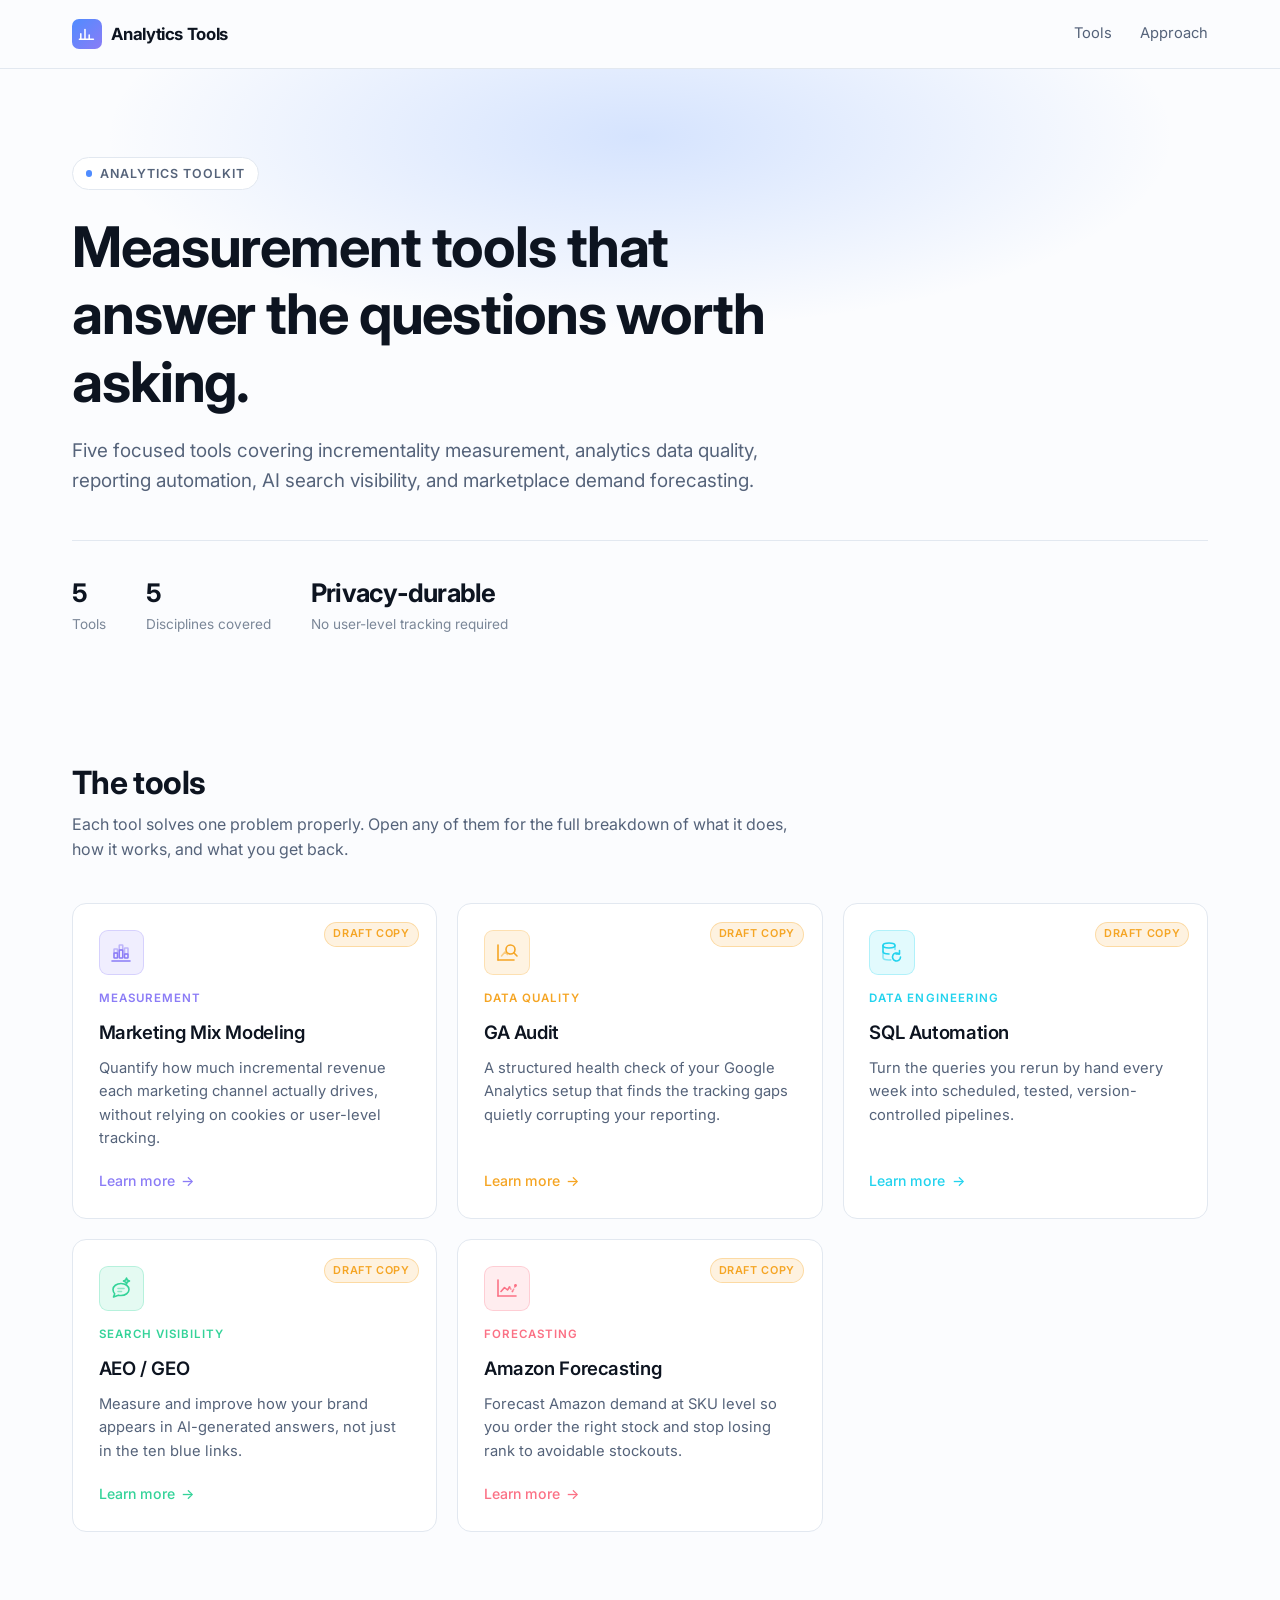
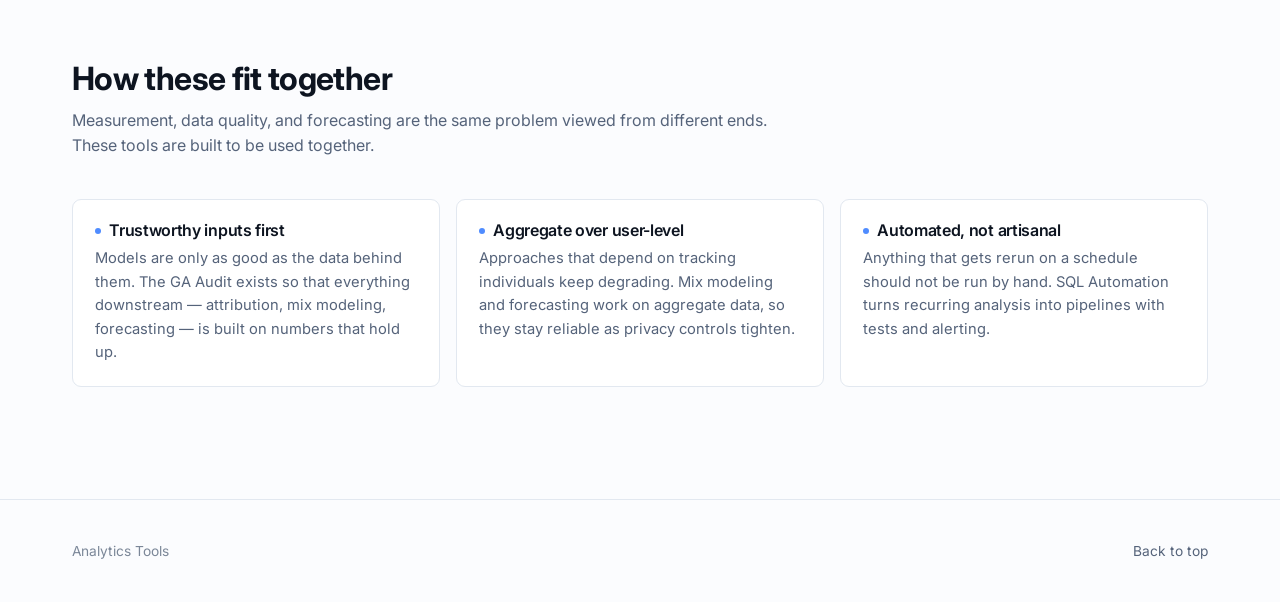
<file: analytics-tools/index.html>
<!DOCTYPE html>
<html lang="en">
  <head>
    <meta charset="UTF-8" />
    <meta name="viewport" content="width=device-width, initial-scale=1.0" />
    <title>Analytics Tools</title>
    <meta
      name="description"
      content="Marketing and data analytics tools: Marketing Mix Modeling, GA Audit, SQL Automation, AEO/GEO, and Amazon Forecasting."
    />
    <link
      rel="icon"
      href="data:image/svg+xml,<svg xmlns=%22http://www.w3.org/2000/svg%22 viewBox=%220 0 100 100%22><text y=%22.9em%22 font-size=%2290%22>📊</text></svg>"
    />
    <link rel="stylesheet" href="css/style.css" />
  </head>
  <body>
    <header class="site-header">
      <div class="container">
        <a class="brand" href="index.html">
          <span class="brand-mark">
            <svg
              viewBox="0 0 24 24"
              fill="none"
              stroke="currentColor"
              stroke-width="2.2"
              stroke-linecap="round"
              stroke-linejoin="round"
              aria-hidden="true"
            >
              <path d="M4 19V11" />
              <path d="M10 19V5" />
              <path d="M16 19v-6" />
              <path d="M22 19H2" />
            </svg>
          </span>
          Analytics Tools
        </a>
        <nav class="site-nav">
          <a href="#tools">Tools</a>
          <a href="#approach" class="nav-hide-sm">Approach</a>
        </nav>
      </div>
    </header>

    <main>
      <section class="hero">
        <div class="container">
          <span class="eyebrow"><span class="dot"></span>Analytics Toolkit</span>
          <h1>Measurement tools that answer the questions worth asking.</h1>
          <p class="lede">
            Five focused tools covering incrementality measurement, analytics
            data quality, reporting automation, AI search visibility, and
            marketplace demand forecasting.
          </p>

          <div class="hero-stats">
            <div class="hero-stat">
              <div class="value" id="stat-count">5</div>
              <div class="label">Tools</div>
            </div>
            <div class="hero-stat">
              <div class="value" id="stat-categories">5</div>
              <div class="label">Disciplines covered</div>
            </div>
            <div class="hero-stat">
              <div class="value">Privacy-durable</div>
              <div class="label">No user-level tracking required</div>
            </div>
          </div>
        </div>
      </section>

      <section class="section" id="tools">
        <div class="container">
          <div class="section-head">
            <h2>The tools</h2>
            <p>
              Each tool solves one problem properly. Open any of them for the
              full breakdown of what it does, how it works, and what you get
              back.
            </p>
          </div>
          <div class="tool-grid" id="tool-grid"></div>
        </div>
      </section>

      <section class="section" id="approach">
        <div class="container">
          <div class="section-head">
            <h2>How these fit together</h2>
            <p>
              Measurement, data quality, and forecasting are the same problem
              viewed from different ends. These tools are built to be used
              together.
            </p>
          </div>
          <div class="detail-grid">
            <div class="capability">
              <h3>Trustworthy inputs first</h3>
              <p>
                Models are only as good as the data behind them. The GA Audit
                exists so that everything downstream — attribution, mix
                modeling, forecasting — is built on numbers that hold up.
              </p>
            </div>
            <div class="capability">
              <h3>Aggregate over user-level</h3>
              <p>
                Approaches that depend on tracking individuals keep degrading.
                Mix modeling and forecasting work on aggregate data, so they
                stay reliable as privacy controls tighten.
              </p>
            </div>
            <div class="capability">
              <h3>Automated, not artisanal</h3>
              <p>
                Anything that gets rerun on a schedule should not be run by
                hand. SQL Automation turns recurring analysis into pipelines
                with tests and alerting.
              </p>
            </div>
          </div>
        </div>
      </section>
    </main>

    <footer class="site-footer">
      <div class="container">
        <span>Analytics Tools</span>
        <a href="#tools">Back to top</a>
      </div>
    </footer>

    <script src="js/tools-data.js"></script>
    <script src="js/icons.js"></script>
    <script src="js/main.js"></script>
  </body>
</html>
</file>
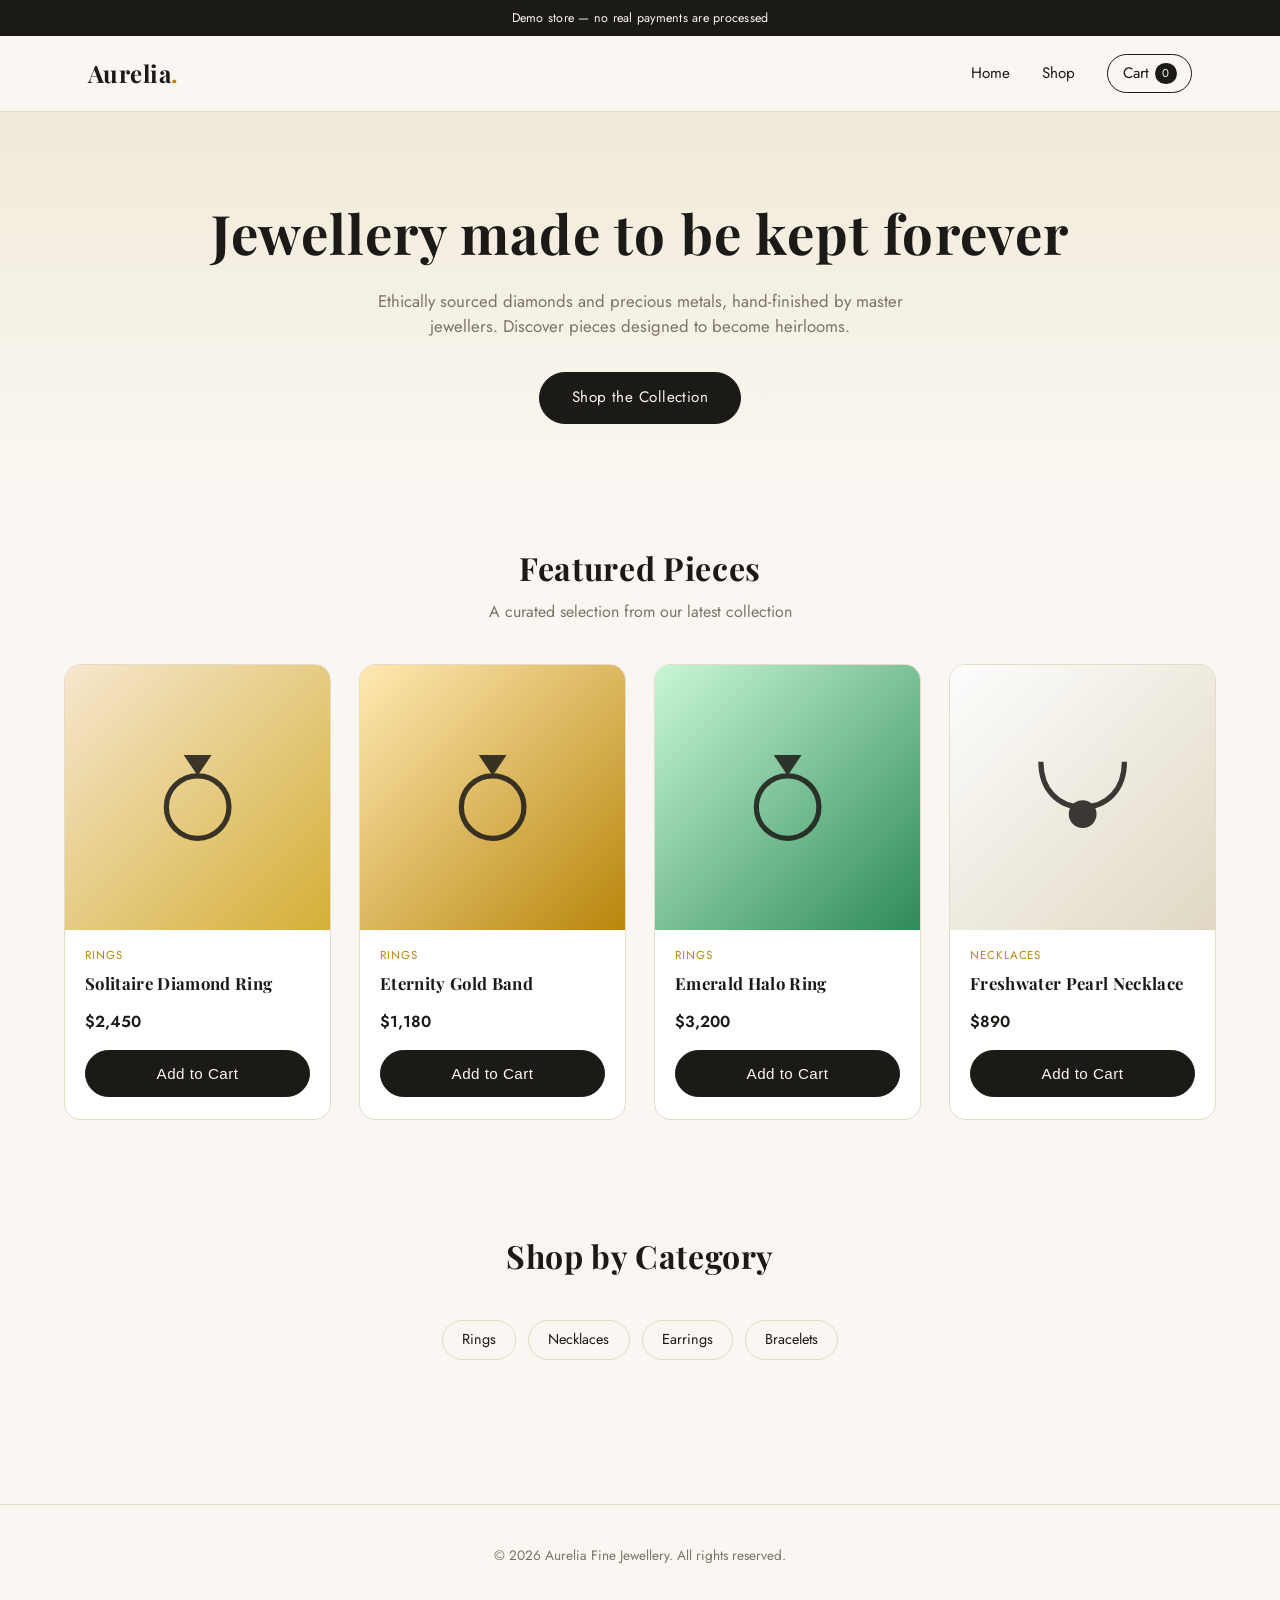
<file: jewellery-store/index.html>
<!DOCTYPE html>
<html lang="en">
  <head>
    <meta charset="UTF-8" />
    <meta name="viewport" content="width=device-width, initial-scale=1.0" />
    <title>Aurelia &mdash; Fine Jewellery</title>
    <link rel="icon" href="data:image/svg+xml,<svg xmlns=%22http://www.w3.org/2000/svg%22 viewBox=%220 0 100 100%22><text y=%22.9em%22 font-size=%2290%22>💍</text></svg>" />
    <link rel="stylesheet" href="css/style.css" />
  </head>
  <body>
    <div class="disclaimer">
      Demo store &mdash; no real payments are processed
    </div>

    <header class="site-header">
      <div class="container">
        <a class="brand" href="index.html">Aurelia<span>.</span></a>
        <nav class="nav">
          <a href="index.html">Home</a>
          <a href="shop.html">Shop</a>
          <a href="cart.html" class="cart-link">
            Cart <span class="cart-count" data-cart-count>0</span>
          </a>
        </nav>
      </div>
    </header>

    <section class="hero">
      <div class="container">
        <h1>Jewellery made to be kept forever</h1>
        <p>
          Ethically sourced diamonds and precious metals, hand-finished by
          master jewellers. Discover pieces designed to become heirlooms.
        </p>
        <a class="btn" href="shop.html">Shop the Collection</a>
      </div>
    </section>

    <section class="section container">
      <div class="section-heading">
        <h2>Featured Pieces</h2>
        <p>A curated selection from our latest collection</p>
      </div>
      <div class="grid" id="featured-grid"></div>
    </section>

    <section class="section container">
      <div class="section-heading">
        <h2>Shop by Category</h2>
      </div>
      <div class="categories" id="category-links"></div>
    </section>

    <footer class="site-footer">
      <div class="container">
        &copy; 2026 Aurelia Fine Jewellery. All rights reserved.
      </div>
    </footer>

    <script src="js/products.js"></script>
    <script src="js/icons.js"></script>
    <script src="js/cart.js"></script>
    <script src="js/card.js"></script>
    <script src="js/main.js"></script>
  </body>
</html>
</file>
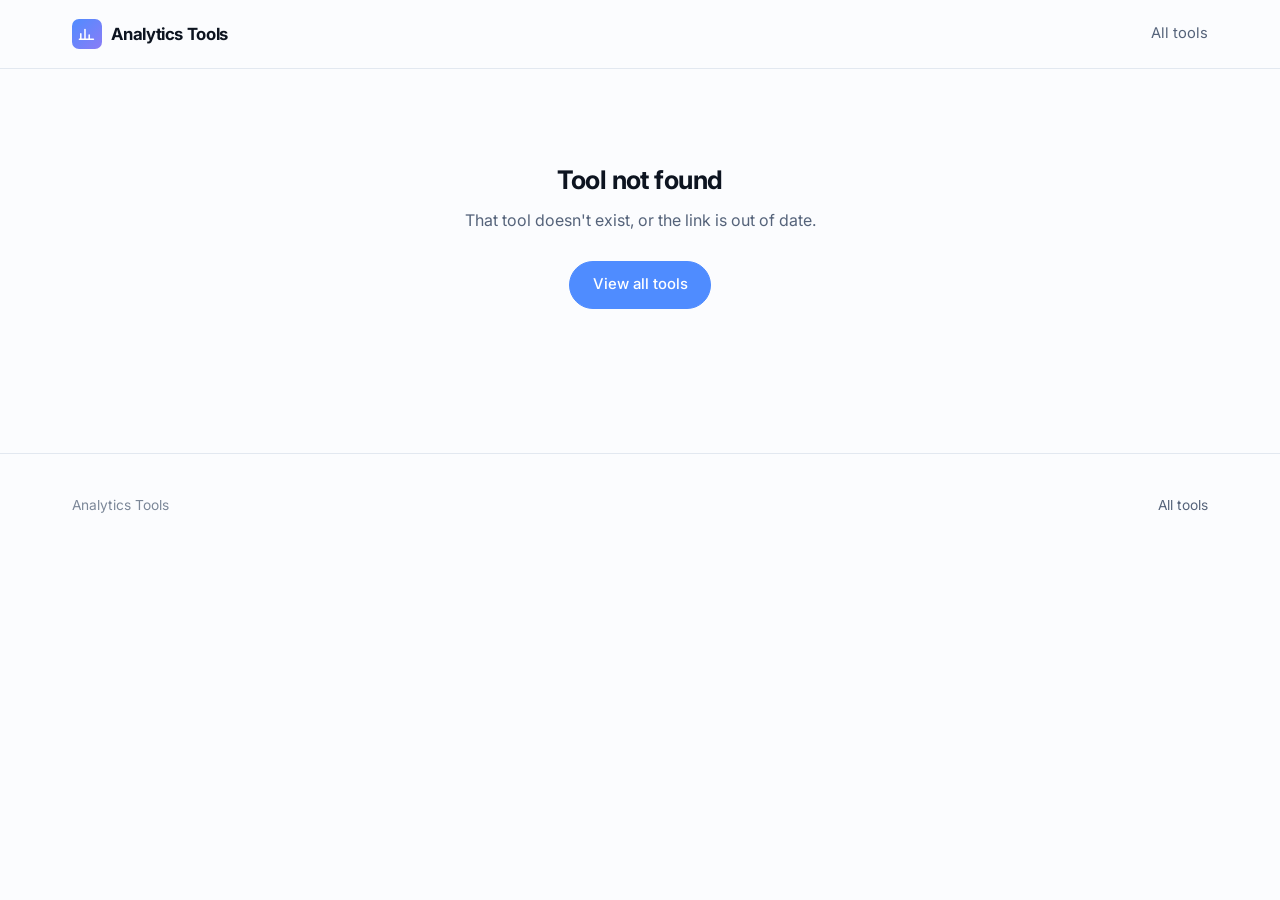
<file: analytics-tools/tool.html>
<!DOCTYPE html>
<html lang="en">
  <head>
    <meta charset="UTF-8" />
    <meta name="viewport" content="width=device-width, initial-scale=1.0" />
    <title>Analytics Tools</title>
    <link
      rel="icon"
      href="data:image/svg+xml,<svg xmlns=%22http://www.w3.org/2000/svg%22 viewBox=%220 0 100 100%22><text y=%22.9em%22 font-size=%2290%22>📊</text></svg>"
    />
    <link rel="stylesheet" href="css/style.css" />
  </head>
  <body>
    <header class="site-header">
      <div class="container">
        <a class="brand" href="index.html">
          <span class="brand-mark">
            <svg
              viewBox="0 0 24 24"
              fill="none"
              stroke="currentColor"
              stroke-width="2.2"
              stroke-linecap="round"
              stroke-linejoin="round"
              aria-hidden="true"
            >
              <path d="M4 19V11" />
              <path d="M10 19V5" />
              <path d="M16 19v-6" />
              <path d="M22 19H2" />
            </svg>
          </span>
          Analytics Tools
        </a>
        <nav class="site-nav">
          <a href="index.html#tools">All tools</a>
        </nav>
      </div>
    </header>

    <main id="tool-content"></main>

    <footer class="site-footer">
      <div class="container">
        <span>Analytics Tools</span>
        <a href="index.html#tools">All tools</a>
      </div>
    </footer>

    <script src="js/tools-data.js"></script>
    <script src="js/icons.js"></script>
    <script src="js/tool-page.js"></script>
  </body>
</html>
</file>
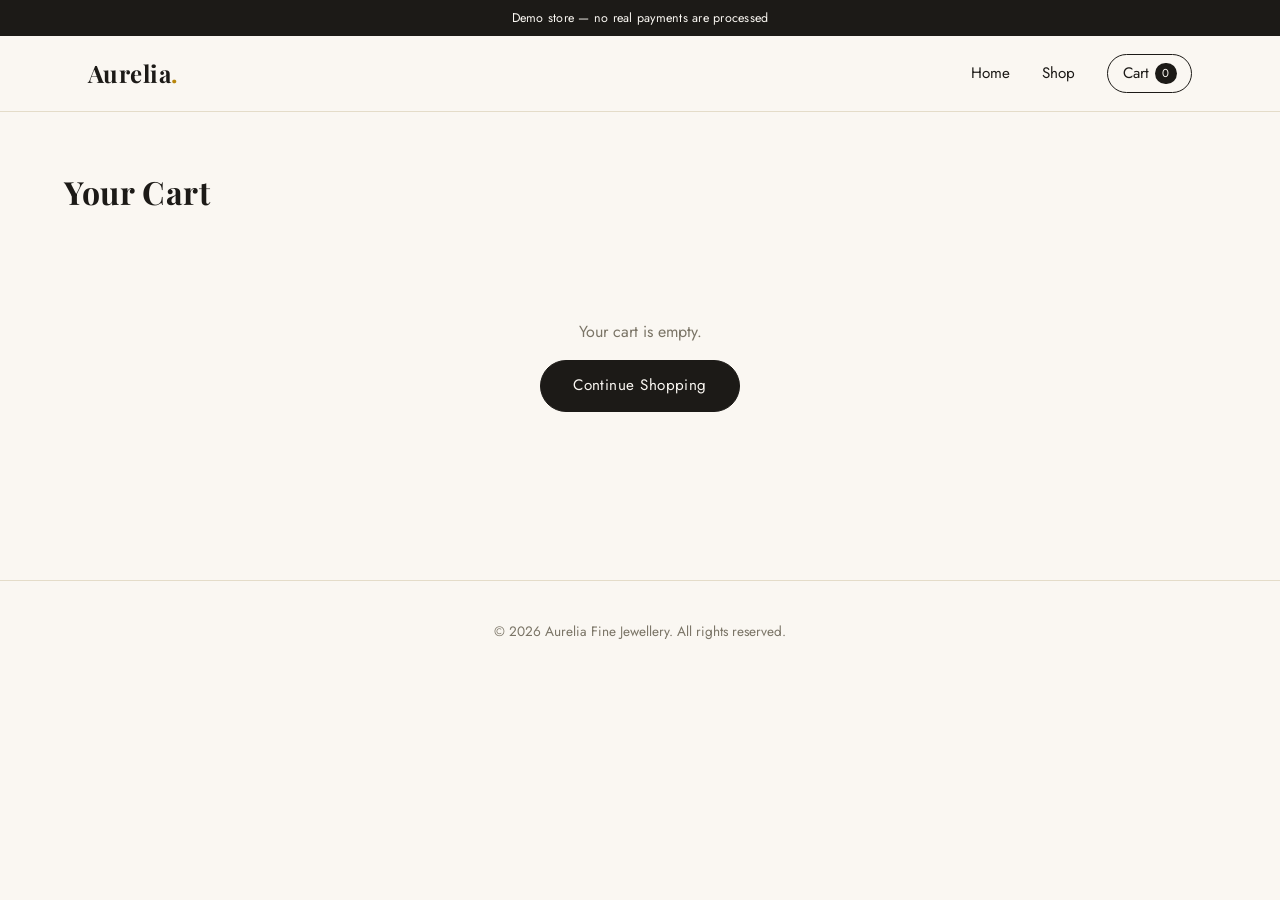
<file: jewellery-store/cart.html>
<!DOCTYPE html>
<html lang="en">
  <head>
    <meta charset="UTF-8" />
    <meta name="viewport" content="width=device-width, initial-scale=1.0" />
    <title>Your Cart &mdash; Aurelia</title>
    <link rel="icon" href="data:image/svg+xml,<svg xmlns=%22http://www.w3.org/2000/svg%22 viewBox=%220 0 100 100%22><text y=%22.9em%22 font-size=%2290%22>💍</text></svg>" />
    <link rel="stylesheet" href="css/style.css" />
  </head>
  <body>
    <div class="disclaimer">
      Demo store &mdash; no real payments are processed
    </div>

    <header class="site-header">
      <div class="container">
        <a class="brand" href="index.html">Aurelia<span>.</span></a>
        <nav class="nav">
          <a href="index.html">Home</a>
          <a href="shop.html">Shop</a>
          <a href="cart.html" class="cart-link">
            Cart <span class="cart-count" data-cart-count>0</span>
          </a>
        </nav>
      </div>
    </header>

    <section class="section container">
      <div class="section-heading" style="text-align:left; margin-bottom:1.5rem;">
        <h2>Your Cart</h2>
      </div>
      <div id="cart-content"></div>
    </section>

    <footer class="site-footer">
      <div class="container">
        &copy; 2026 Aurelia Fine Jewellery. All rights reserved.
      </div>
    </footer>

    <script src="js/products.js"></script>
    <script src="js/icons.js"></script>
    <script src="js/cart.js"></script>
    <script src="js/cart-page.js"></script>
  </body>
</html>
</file>
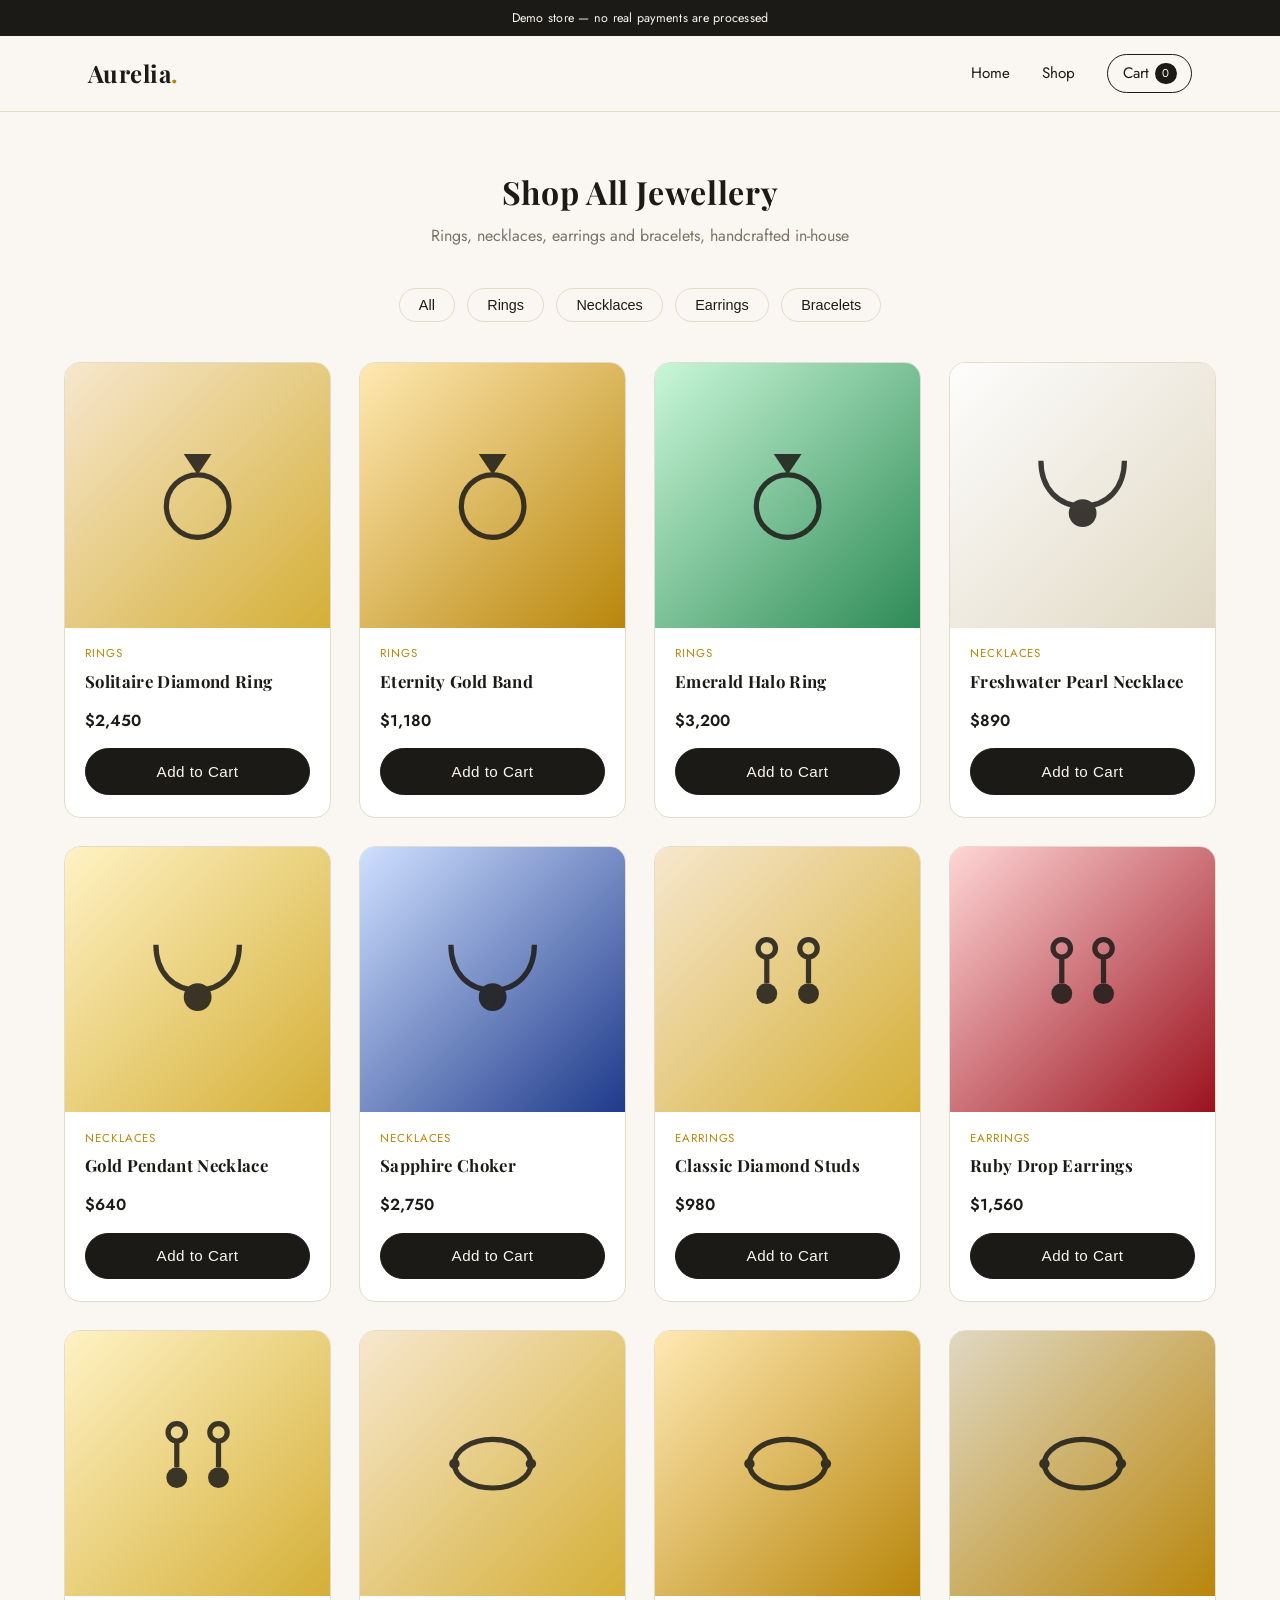
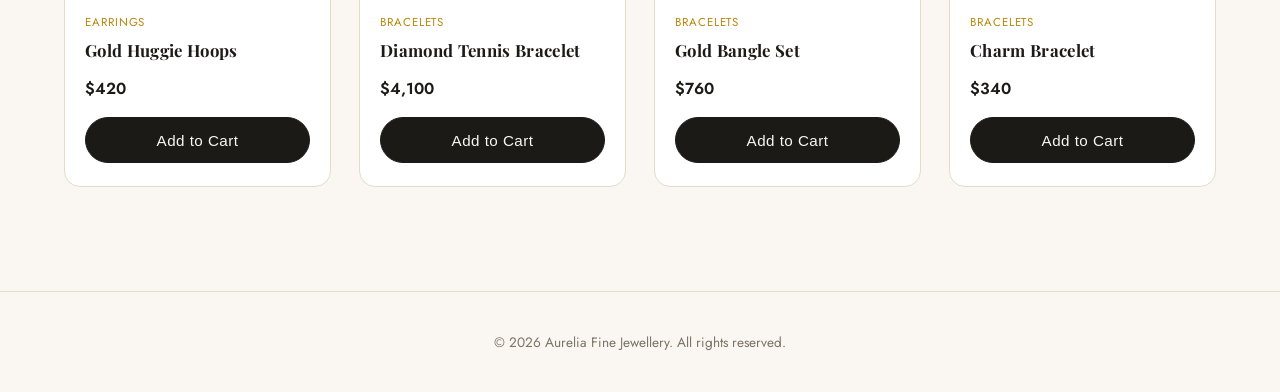
<file: jewellery-store/shop.html>
<!DOCTYPE html>
<html lang="en">
  <head>
    <meta charset="UTF-8" />
    <meta name="viewport" content="width=device-width, initial-scale=1.0" />
    <title>Shop &mdash; Aurelia</title>
    <link rel="icon" href="data:image/svg+xml,<svg xmlns=%22http://www.w3.org/2000/svg%22 viewBox=%220 0 100 100%22><text y=%22.9em%22 font-size=%2290%22>💍</text></svg>" />
    <link rel="stylesheet" href="css/style.css" />
  </head>
  <body>
    <div class="disclaimer">
      Demo store &mdash; no real payments are processed
    </div>

    <header class="site-header">
      <div class="container">
        <a class="brand" href="index.html">Aurelia<span>.</span></a>
        <nav class="nav">
          <a href="index.html">Home</a>
          <a href="shop.html">Shop</a>
          <a href="cart.html" class="cart-link">
            Cart <span class="cart-count" data-cart-count>0</span>
          </a>
        </nav>
      </div>
    </header>

    <section class="section container">
      <div class="section-heading">
        <h2>Shop All Jewellery</h2>
        <p>Rings, necklaces, earrings and bracelets, handcrafted in-house</p>
      </div>
      <div class="categories" id="category-filters"></div>
      <div class="grid" id="shop-grid"></div>
    </section>

    <footer class="site-footer">
      <div class="container">
        &copy; 2026 Aurelia Fine Jewellery. All rights reserved.
      </div>
    </footer>

    <script src="js/products.js"></script>
    <script src="js/icons.js"></script>
    <script src="js/cart.js"></script>
    <script src="js/card.js"></script>
    <script src="js/shop.js"></script>
  </body>
</html>
</file>
<file: analytics-tools/css/style.css>
@import url("https://fonts.googleapis.com/css2?family=Inter:wght@400;500;600;700&family=JetBrains+Mono:wght@500&display=swap");

/* ---------------------------------------------------------------- tokens */
:root {
  --bg: #0a0d13;
  --bg-elevated: #111722;
  --bg-inset: #0d121b;
  --surface-line: #1e2735;
  --text: #eef2f8;
  --text-muted: #97a3b6;
  --text-faint: #6b7789;
  --accent: #4f8cff;
  --radius: 14px;
  --radius-sm: 9px;
  --shadow: 0 18px 40px -18px rgba(0, 0, 0, 0.75);
  --maxw: 74rem;
}

@media (prefers-color-scheme: light) {
  :root {
    --bg: #fbfcfe;
    --bg-elevated: #ffffff;
    --bg-inset: #f3f6fa;
    --surface-line: #e2e8f0;
    --text: #0d1420;
    --text-muted: #55637a;
    --text-faint: #7b8798;
    --shadow: 0 16px 36px -20px rgba(15, 30, 60, 0.28);
  }
}

* {
  box-sizing: border-box;
}

html {
  scroll-behavior: smooth;
}

body {
  margin: 0;
  font-family: "Inter", -apple-system, BlinkMacSystemFont, "Segoe UI", sans-serif;
  background: var(--bg);
  color: var(--text);
  line-height: 1.6;
  -webkit-font-smoothing: antialiased;
}

a {
  color: inherit;
}

h1,
h2,
h3 {
  line-height: 1.2;
  letter-spacing: -0.02em;
  margin: 0;
}

p {
  margin: 0;
}

ul {
  margin: 0;
  padding: 0;
  list-style: none;
}

.container {
  width: 100%;
  max-width: var(--maxw);
  margin: 0 auto;
  padding: 0 1.5rem;
}

/* ---------------------------------------------------------------- header */
.site-header {
  position: sticky;
  top: 0;
  z-index: 40;
  background: color-mix(in srgb, var(--bg) 88%, transparent);
  backdrop-filter: blur(12px);
  border-bottom: 1px solid var(--surface-line);
}

.site-header .container {
  display: flex;
  align-items: center;
  justify-content: space-between;
  gap: 1rem;
  height: 4.25rem;
}

.brand {
  display: inline-flex;
  align-items: center;
  gap: 0.6rem;
  font-weight: 700;
  font-size: 1.05rem;
  letter-spacing: -0.02em;
  text-decoration: none;
}

.brand-mark {
  width: 1.85rem;
  height: 1.85rem;
  border-radius: 7px;
  background: linear-gradient(135deg, var(--accent), #8b7cf6);
  display: grid;
  place-items: center;
  color: #fff;
  flex-shrink: 0;
}

.brand-mark svg {
  width: 1.05rem;
  height: 1.05rem;
}

.site-nav {
  display: flex;
  align-items: center;
  gap: 1.75rem;
  font-size: 0.92rem;
}

.site-nav a {
  text-decoration: none;
  color: var(--text-muted);
  transition: color 0.15s ease;
}

.site-nav a:hover {
  color: var(--text);
}

@media (max-width: 34rem) {
  .site-nav {
    gap: 1.1rem;
    font-size: 0.86rem;
  }
  .site-nav .nav-hide-sm {
    display: none;
  }
}

/* ------------------------------------------------------------------ hero */
.hero {
  position: relative;
  padding: 5.5rem 0 4rem;
  overflow: hidden;
}

.hero::before {
  content: "";
  position: absolute;
  inset: -6rem 0 auto;
  height: 32rem;
  background: radial-gradient(
    58% 52% at 50% 32%,
    color-mix(in srgb, var(--accent) 22%, transparent),
    transparent 72%
  );
  pointer-events: none;
}

.hero > .container {
  position: relative;
}

.eyebrow {
  display: inline-flex;
  align-items: center;
  gap: 0.5rem;
  font-size: 0.78rem;
  font-weight: 600;
  letter-spacing: 0.08em;
  text-transform: uppercase;
  color: var(--text-muted);
  border: 1px solid var(--surface-line);
  background: var(--bg-elevated);
  padding: 0.35rem 0.8rem;
  border-radius: 999px;
  margin-bottom: 1.5rem;
}

.eyebrow .dot {
  width: 0.4rem;
  height: 0.4rem;
  border-radius: 999px;
  background: var(--accent);
}

.hero h1 {
  font-size: clamp(2.1rem, 5.2vw, 3.5rem);
  font-weight: 700;
  max-width: 20ch;
  margin-bottom: 1.25rem;
}

.hero .lede {
  font-size: clamp(1rem, 1.6vw, 1.18rem);
  color: var(--text-muted);
  max-width: 58ch;
}

.hero-stats {
  display: flex;
  flex-wrap: wrap;
  gap: 2.5rem;
  margin-top: 2.75rem;
  padding-top: 2rem;
  border-top: 1px solid var(--surface-line);
}

.hero-stat .value {
  font-size: 1.6rem;
  font-weight: 700;
  letter-spacing: -0.03em;
}

.hero-stat .label {
  font-size: 0.85rem;
  color: var(--text-faint);
}

/* --------------------------------------------------------------- section */
.section {
  padding: 4rem 0;
}

.section-head {
  margin-bottom: 2.5rem;
  max-width: 46rem;
}

.section-head h2 {
  font-size: clamp(1.5rem, 3vw, 2rem);
  margin-bottom: 0.6rem;
}

.section-head p {
  color: var(--text-muted);
}

/* ----------------------------------------------------------- tool cards */
.tool-grid {
  display: grid;
  grid-template-columns: repeat(auto-fit, minmax(17.5rem, 1fr));
  gap: 1.25rem;
}

.tool-card {
  --card-accent: var(--accent);
  position: relative;
  display: flex;
  flex-direction: column;
  gap: 0.85rem;
  padding: 1.6rem;
  background: var(--bg-elevated);
  border: 1px solid var(--surface-line);
  border-radius: var(--radius);
  text-decoration: none;
  color: inherit;
  overflow: hidden;
  transition: transform 0.18s ease, border-color 0.18s ease,
    box-shadow 0.18s ease;
}

.tool-card::after {
  content: "";
  position: absolute;
  inset: 0 0 auto;
  height: 2px;
  background: var(--card-accent);
  opacity: 0;
  transition: opacity 0.18s ease;
}

.tool-card:hover {
  transform: translateY(-3px);
  border-color: color-mix(in srgb, var(--card-accent) 45%, var(--surface-line));
  box-shadow: var(--shadow);
}

.tool-card:hover::after {
  opacity: 1;
}

.tool-card:focus-visible {
  outline: 2px solid var(--card-accent);
  outline-offset: 3px;
}

.tool-icon {
  width: 2.85rem;
  height: 2.85rem;
  border-radius: var(--radius-sm);
  display: grid;
  place-items: center;
  color: var(--card-accent);
  background: color-mix(in srgb, var(--card-accent) 13%, transparent);
  border: 1px solid color-mix(in srgb, var(--card-accent) 26%, transparent);
}

.tool-icon svg {
  width: 1.5rem;
  height: 1.5rem;
}

.tool-category {
  font-size: 0.72rem;
  font-weight: 600;
  letter-spacing: 0.09em;
  text-transform: uppercase;
  color: var(--card-accent);
}

.tool-card h3 {
  font-size: 1.16rem;
  font-weight: 600;
}

.tool-card .tagline {
  color: var(--text-muted);
  font-size: 0.92rem;
  flex-grow: 1;
}

.tool-link {
  display: inline-flex;
  align-items: center;
  gap: 0.4rem;
  font-size: 0.88rem;
  font-weight: 500;
  color: var(--card-accent);
  margin-top: 0.35rem;
}

.tool-card:hover .tool-link .arrow {
  transform: translateX(3px);
}

.tool-link .arrow {
  transition: transform 0.18s ease;
}

/* -------------------------------------------------------- draft badge */
.draft-badge {
  display: inline-flex;
  align-items: center;
  gap: 0.35rem;
  font-size: 0.68rem;
  font-weight: 600;
  letter-spacing: 0.06em;
  text-transform: uppercase;
  color: #f5a524;
  background: color-mix(in srgb, #f5a524 14%, transparent);
  border: 1px solid color-mix(in srgb, #f5a524 32%, transparent);
  padding: 0.18rem 0.5rem;
  border-radius: 999px;
  white-space: nowrap;
}

.tool-card .draft-badge {
  position: absolute;
  top: 1.1rem;
  right: 1.1rem;
}

/* --------------------------------------------------- tool detail page */
.tool-hero {
  --card-accent: var(--accent);
  position: relative;
  padding: 3.5rem 0 2.75rem;
  border-bottom: 1px solid var(--surface-line);
  overflow: hidden;
}

.tool-hero::before {
  content: "";
  position: absolute;
  inset: -5rem 0 auto;
  height: 26rem;
  background: radial-gradient(
    48% 48% at 26% 38%,
    color-mix(in srgb, var(--card-accent) 24%, transparent),
    transparent 72%
  );
  pointer-events: none;
}

.tool-hero > .container {
  position: relative;
}

.back-link {
  display: inline-flex;
  align-items: center;
  gap: 0.4rem;
  font-size: 0.88rem;
  color: var(--text-muted);
  text-decoration: none;
  margin-bottom: 1.75rem;
}

.back-link:hover {
  color: var(--text);
}

.tool-hero-top {
  display: flex;
  align-items: flex-start;
  gap: 1.15rem;
  flex-wrap: wrap;
}

.tool-hero .tool-icon {
  width: 3.4rem;
  height: 3.4rem;
}

.tool-hero .tool-icon svg {
  width: 1.8rem;
  height: 1.8rem;
}

.tool-hero h1 {
  font-size: clamp(1.9rem, 4.2vw, 2.75rem);
  margin: 0.3rem 0 0.3rem;
}

.tool-hero .full-name {
  color: var(--text-faint);
  font-size: 0.95rem;
}

.tool-hero .tagline {
  color: var(--text-muted);
  font-size: 1.08rem;
  max-width: 62ch;
  margin-top: 1.25rem;
}

.overview {
  display: flex;
  flex-direction: column;
  gap: 1rem;
  max-width: 68ch;
}

.overview p {
  color: var(--text-muted);
  font-size: 1.02rem;
}

/* capability + step lists */
.detail-grid {
  display: grid;
  grid-template-columns: repeat(auto-fit, minmax(19rem, 1fr));
  gap: 1rem;
}

.capability {
  --card-accent: var(--accent);
  padding: 1.35rem;
  background: var(--bg-elevated);
  border: 1px solid var(--surface-line);
  border-radius: var(--radius-sm);
}

.capability h3 {
  font-size: 1rem;
  font-weight: 600;
  margin-bottom: 0.4rem;
  display: flex;
  align-items: center;
  gap: 0.5rem;
}

.capability h3::before {
  content: "";
  width: 0.42rem;
  height: 0.42rem;
  border-radius: 999px;
  background: var(--card-accent);
  flex-shrink: 0;
}

.capability p {
  color: var(--text-muted);
  font-size: 0.92rem;
}

.steps {
  display: grid;
  grid-template-columns: repeat(auto-fit, minmax(15rem, 1fr));
  gap: 1.25rem;
  counter-reset: step;
}

.step {
  --card-accent: var(--accent);
  position: relative;
  padding-top: 2.6rem;
  border-top: 1px solid var(--surface-line);
}

.step::before {
  counter-increment: step;
  content: counter(step, decimal-leading-zero);
  position: absolute;
  top: 1rem;
  left: 0;
  font-family: "JetBrains Mono", ui-monospace, monospace;
  font-size: 0.8rem;
  font-weight: 500;
  color: var(--card-accent);
}

.step h3 {
  font-size: 1rem;
  font-weight: 600;
  margin-bottom: 0.35rem;
}

.step p {
  color: var(--text-muted);
  font-size: 0.92rem;
}

.output-list {
  display: grid;
  grid-template-columns: repeat(auto-fit, minmax(17rem, 1fr));
  gap: 0.75rem;
}

.output-list li {
  --card-accent: var(--accent);
  display: flex;
  align-items: flex-start;
  gap: 0.7rem;
  padding: 0.9rem 1.1rem;
  background: var(--bg-inset);
  border: 1px solid var(--surface-line);
  border-radius: var(--radius-sm);
  font-size: 0.93rem;
  color: var(--text-muted);
}

.output-list svg {
  width: 1.05rem;
  height: 1.05rem;
  flex-shrink: 0;
  margin-top: 0.18rem;
  color: var(--card-accent);
}

/* other-tools strip on the detail page */
.other-tools {
  display: grid;
  grid-template-columns: repeat(auto-fit, minmax(13rem, 1fr));
  gap: 0.85rem;
}

.other-tool {
  --card-accent: var(--accent);
  display: flex;
  align-items: center;
  gap: 0.75rem;
  padding: 0.9rem 1rem;
  background: var(--bg-elevated);
  border: 1px solid var(--surface-line);
  border-radius: var(--radius-sm);
  text-decoration: none;
  color: inherit;
  font-size: 0.92rem;
  font-weight: 500;
  transition: border-color 0.15s ease, transform 0.15s ease;
}

.other-tool:hover {
  transform: translateY(-2px);
  border-color: color-mix(in srgb, var(--card-accent) 45%, var(--surface-line));
}

.other-tool .tool-icon {
  width: 2.1rem;
  height: 2.1rem;
  border-radius: 7px;
}

.other-tool .tool-icon svg {
  width: 1.1rem;
  height: 1.1rem;
}

/* --------------------------------------------------------- empty state */
.empty-state {
  padding: 6rem 1rem;
  text-align: center;
}

.empty-state h1 {
  font-size: 1.6rem;
  margin-bottom: 0.75rem;
}

.empty-state p {
  color: var(--text-muted);
  margin-bottom: 1.75rem;
}

.btn {
  display: inline-flex;
  align-items: center;
  gap: 0.5rem;
  padding: 0.7rem 1.4rem;
  border-radius: 999px;
  background: var(--accent);
  color: #fff;
  font-size: 0.93rem;
  font-weight: 500;
  text-decoration: none;
  border: 1px solid var(--accent);
  transition: filter 0.15s ease;
}

.btn:hover {
  filter: brightness(1.1);
}

.btn-outline {
  background: transparent;
  color: var(--text);
  border-color: var(--surface-line);
}

.btn-outline:hover {
  border-color: var(--accent);
  filter: none;
}

/* ---------------------------------------------------------------- footer */
.site-footer {
  border-top: 1px solid var(--surface-line);
  padding: 2.5rem 0;
  margin-top: 3rem;
}

.site-footer .container {
  display: flex;
  flex-wrap: wrap;
  gap: 1rem;
  justify-content: space-between;
  align-items: center;
  color: var(--text-faint);
  font-size: 0.86rem;
}

.site-footer a {
  color: var(--text-muted);
  text-decoration: none;
}

.site-footer a:hover {
  color: var(--text);
}

@media (prefers-reduced-motion: reduce) {
  * {
    animation: none !important;
    transition: none !important;
    scroll-behavior: auto !important;
  }
}
</file>
<file: jewellery-store/css/style.css>
@import url("https://fonts.googleapis.com/css2?family=Playfair+Display:wght@500;700&family=Jost:wght@400;500;600&display=swap");

:root {
  --ink: #1c1a17;
  --paper: #faf7f2;
  --cream: #f1ead9;
  --gold: #b8860b;
  --gold-light: #d4af37;
  --muted: #7a7466;
  --border: #e4dcc9;
  --danger: #9b3a3a;
}

* {
  box-sizing: border-box;
}

body {
  margin: 0;
  font-family: "Jost", sans-serif;
  background: var(--paper);
  color: var(--ink);
  line-height: 1.5;
}

h1,
h2,
h3,
.brand {
  font-family: "Playfair Display", serif;
  letter-spacing: 0.02em;
}

a {
  color: inherit;
}

img,
svg {
  max-width: 100%;
  display: block;
}

.container {
  max-width: 72rem;
  margin: 0 auto;
  padding: 0 1.5rem;
}

/* Header */
.site-header {
  position: sticky;
  top: 0;
  z-index: 50;
  background: var(--paper);
  border-bottom: 1px solid var(--border);
}

.site-header .container {
  display: flex;
  align-items: center;
  justify-content: space-between;
  padding-top: 1.1rem;
  padding-bottom: 1.1rem;
}

.brand {
  font-size: 1.5rem;
  font-weight: 700;
  text-decoration: none;
  color: var(--ink);
}

.brand span {
  color: var(--gold);
}

.nav {
  display: flex;
  align-items: center;
  gap: 2rem;
}

.nav a {
  text-decoration: none;
  font-size: 0.95rem;
  color: var(--ink);
  position: relative;
}

.nav a:hover {
  color: var(--gold);
}

.cart-link {
  display: flex;
  align-items: center;
  gap: 0.4rem;
  border: 1px solid var(--ink);
  padding: 0.45rem 0.9rem;
  border-radius: 999px;
  text-decoration: none;
}

.cart-link:hover {
  border-color: var(--gold);
  color: var(--gold);
}

.cart-count {
  background: var(--ink);
  color: var(--paper);
  font-size: 0.72rem;
  min-width: 1.35rem;
  height: 1.35rem;
  border-radius: 999px;
  display: inline-flex;
  align-items: center;
  justify-content: center;
}

/* Hero */
.hero {
  background: linear-gradient(180deg, var(--cream), var(--paper));
  padding: 5rem 0 4rem;
  text-align: center;
}

.hero h1 {
  font-size: clamp(2.2rem, 5vw, 3.4rem);
  margin: 0 0 1rem;
}

.hero p {
  max-width: 34rem;
  margin: 0 auto 2rem;
  color: var(--muted);
  font-size: 1.05rem;
}

.btn {
  display: inline-block;
  padding: 0.85rem 2rem;
  background: var(--ink);
  color: var(--paper);
  text-decoration: none;
  border-radius: 999px;
  font-size: 0.95rem;
  letter-spacing: 0.03em;
  border: 1px solid var(--ink);
  cursor: pointer;
  transition: background 0.15s ease, color 0.15s ease;
}

.btn:hover {
  background: var(--gold);
  border-color: var(--gold);
}

.btn-outline {
  background: transparent;
  color: var(--ink);
}

.btn-outline:hover {
  background: var(--ink);
  color: var(--paper);
}

.btn-block {
  display: block;
  width: 100%;
  text-align: center;
}

.btn[disabled] {
  opacity: 0.5;
  cursor: not-allowed;
  background: var(--ink);
}

/* Section headings */
.section {
  padding: 3.5rem 0;
}

.section-heading {
  text-align: center;
  margin-bottom: 2.5rem;
}

.section-heading h2 {
  font-size: 2rem;
  margin: 0 0 0.5rem;
}

.section-heading p {
  color: var(--muted);
  margin: 0;
}

/* Category pills */
.categories {
  display: flex;
  justify-content: center;
  flex-wrap: wrap;
  gap: 0.75rem;
  margin-bottom: 2.5rem;
}

.category-pill {
  padding: 0.5rem 1.2rem;
  border: 1px solid var(--border);
  border-radius: 999px;
  text-decoration: none;
  font-size: 0.9rem;
  color: var(--ink);
  background: var(--paper);
  cursor: pointer;
}

.category-pill.active,
.category-pill:hover {
  background: var(--ink);
  color: var(--paper);
  border-color: var(--ink);
}

/* Product grid */
.grid {
  display: grid;
  grid-template-columns: repeat(auto-fill, minmax(15.5rem, 1fr));
  gap: 1.75rem;
}

.card {
  background: #fff;
  border: 1px solid var(--border);
  border-radius: 16px;
  overflow: hidden;
  display: flex;
  flex-direction: column;
  transition: transform 0.15s ease, box-shadow 0.15s ease;
}

.card:hover {
  transform: translateY(-4px);
  box-shadow: 0 12px 28px rgba(28, 26, 23, 0.08);
}

.card-media {
  aspect-ratio: 1 / 1;
  display: flex;
  align-items: center;
  justify-content: center;
}

.card-media svg {
  width: 42%;
  height: 42%;
  opacity: 0.85;
}

.card-body {
  padding: 1.1rem 1.25rem 1.4rem;
  display: flex;
  flex-direction: column;
  gap: 0.4rem;
  flex-grow: 1;
}

.card-category {
  font-size: 0.72rem;
  text-transform: uppercase;
  letter-spacing: 0.08em;
  color: var(--gold);
}

.card-body h3 {
  margin: 0;
  font-size: 1.05rem;
}

.card-price {
  font-weight: 600;
  margin-top: auto;
  padding-top: 0.5rem;
}

.card-body .btn {
  margin-top: 0.6rem;
}

/* Cart page */
.cart-table {
  width: 100%;
  border-collapse: collapse;
}

.cart-table th,
.cart-table td {
  text-align: left;
  padding: 1rem 0.5rem;
  border-bottom: 1px solid var(--border);
  vertical-align: middle;
}

.cart-item {
  display: flex;
  align-items: center;
  gap: 1rem;
}

.cart-item-media {
  width: 4rem;
  height: 4rem;
  border-radius: 10px;
  flex-shrink: 0;
  display: flex;
  align-items: center;
  justify-content: center;
}

.cart-item-media svg {
  width: 55%;
  height: 55%;
}

.qty-input {
  width: 4rem;
  padding: 0.4rem;
  border: 1px solid var(--border);
  border-radius: 8px;
  font-family: inherit;
}

.remove-btn {
  background: none;
  border: none;
  color: var(--danger);
  cursor: pointer;
  font-size: 0.85rem;
  text-decoration: underline;
}

.cart-summary {
  max-width: 24rem;
  margin-left: auto;
  margin-top: 2rem;
  padding: 1.5rem;
  background: var(--cream);
  border-radius: 16px;
}

.cart-summary-row {
  display: flex;
  justify-content: space-between;
  margin-bottom: 0.6rem;
}

.cart-summary-row.total {
  font-weight: 700;
  font-size: 1.15rem;
  border-top: 1px solid var(--border);
  padding-top: 0.8rem;
  margin-top: 0.8rem;
}

.empty-state {
  text-align: center;
  padding: 4rem 1rem;
  color: var(--muted);
}

/* Checkout */
.checkout-layout {
  display: grid;
  grid-template-columns: 1.3fr 1fr;
  gap: 3rem;
  align-items: start;
}

@media (max-width: 55rem) {
  .checkout-layout {
    grid-template-columns: 1fr;
  }
}

.form-group {
  margin-bottom: 1.1rem;
}

.form-group label {
  display: block;
  font-size: 0.85rem;
  margin-bottom: 0.35rem;
  color: var(--muted);
}

.form-group input,
.form-group select {
  width: 100%;
  padding: 0.7rem 0.85rem;
  border: 1px solid var(--border);
  border-radius: 10px;
  font-family: inherit;
  font-size: 0.95rem;
  background: #fff;
}

.form-row {
  display: grid;
  grid-template-columns: 1fr 1fr;
  gap: 1rem;
}

.order-summary {
  background: var(--cream);
  border-radius: 16px;
  padding: 1.5rem;
}

.order-summary-item {
  display: flex;
  justify-content: space-between;
  font-size: 0.9rem;
  margin-bottom: 0.6rem;
  color: var(--muted);
}

.confirmation {
  text-align: center;
  padding: 4rem 1rem;
}

.confirmation .checkmark {
  width: 4rem;
  height: 4rem;
  margin: 0 auto 1.5rem;
}

.order-number {
  font-family: "Playfair Display", serif;
  font-size: 1.3rem;
  color: var(--gold);
  margin: 0.5rem 0 2rem;
}

/* Footer */
.site-footer {
  border-top: 1px solid var(--border);
  padding: 2.5rem 0;
  text-align: center;
  color: var(--muted);
  font-size: 0.85rem;
  margin-top: 3rem;
}

.disclaimer {
  background: var(--ink);
  color: var(--paper);
  text-align: center;
  font-size: 0.78rem;
  padding: 0.55rem 1rem;
  letter-spacing: 0.02em;
}

@media (prefers-color-scheme: dark) {
  :root {
    --ink: #f2ede3;
    --paper: #17140f;
    --cream: #201b14;
    --border: #332c20;
    --muted: #a99f8b;
  }
  .card {
    background: #1d1811;
  }
  .form-group input,
  .form-group select {
    background: #1d1811;
    color: var(--ink);
  }
}
</file>
